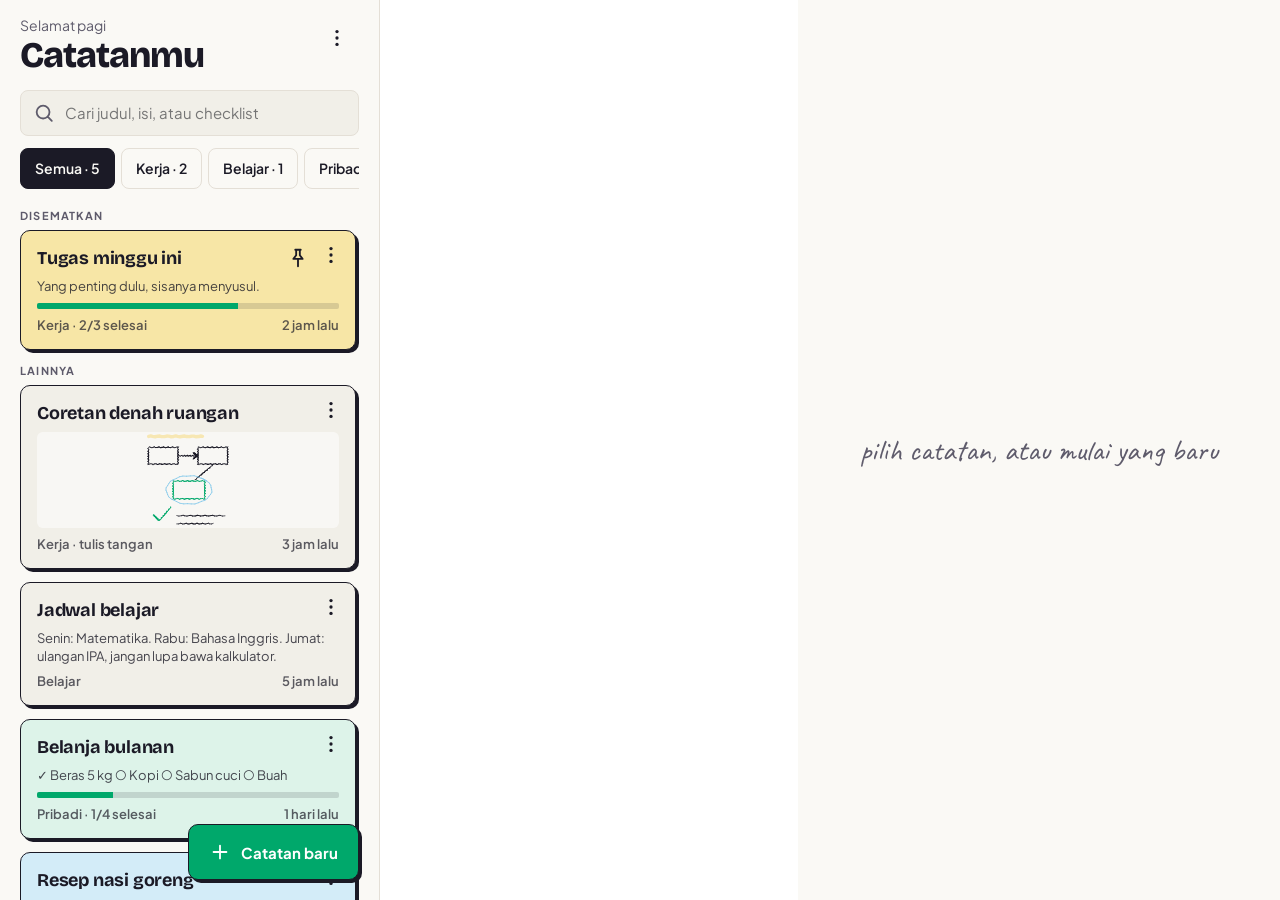
<file: index.html>
<!doctype html>
<html lang="id">
<head>
  <meta charset="utf-8">
  <meta name="viewport" content="width=device-width, initial-scale=1, viewport-fit=cover">
  <title>Lembar: Catatan</title>
  <meta name="description" content="Lembar: aplikasi catatan sederhana. Ketik catatan dan checklist, tanpa akun; semua catatan tersimpan di perangkatmu.">
  <meta name="theme-color" content="#FAF9F5" media="(prefers-color-scheme: light)">
  <meta name="theme-color" content="#262624" media="(prefers-color-scheme: dark)">
  <link rel="manifest" href="manifest.json">
  <link rel="icon" href="assets/icons/icon-32.png" sizes="32x32">
  <link rel="apple-touch-icon" href="assets/icons/icon-180.png">
  <link rel="preload" href="assets/fonts/jakarta.woff2" as="font" type="font/woff2" crossorigin>
  <link rel="preload" href="assets/fonts/bricolage.woff2" as="font" type="font/woff2" crossorigin>
  <link rel="stylesheet" href="assets/app.css">
  <script type="module" src="assets/js/app.js"></script>
</head>
<body>
  <div id="app">
    <section class="pane-list" aria-label="Daftar catatan"></section>
    <section class="pane-editor" aria-label="Editor catatan"></section>
    <div class="empty-editor">pilih catatan, atau mulai yang baru</div>
  </div>
  <div id="print" aria-hidden="true"></div>
  <noscript>
    <p style="padding:40px 20px;font-family:sans-serif">Lembar butuh JavaScript. Aktifkan JavaScript di browser, atau pakai
    <a href="https://play.google.com/store/apps/details?id=id.my.lembar.app">Lembar untuk Android</a>.
    <a href="privacy/">Kebijakan privasi</a>.</p>
  </noscript>
</body>
</html>
</file>
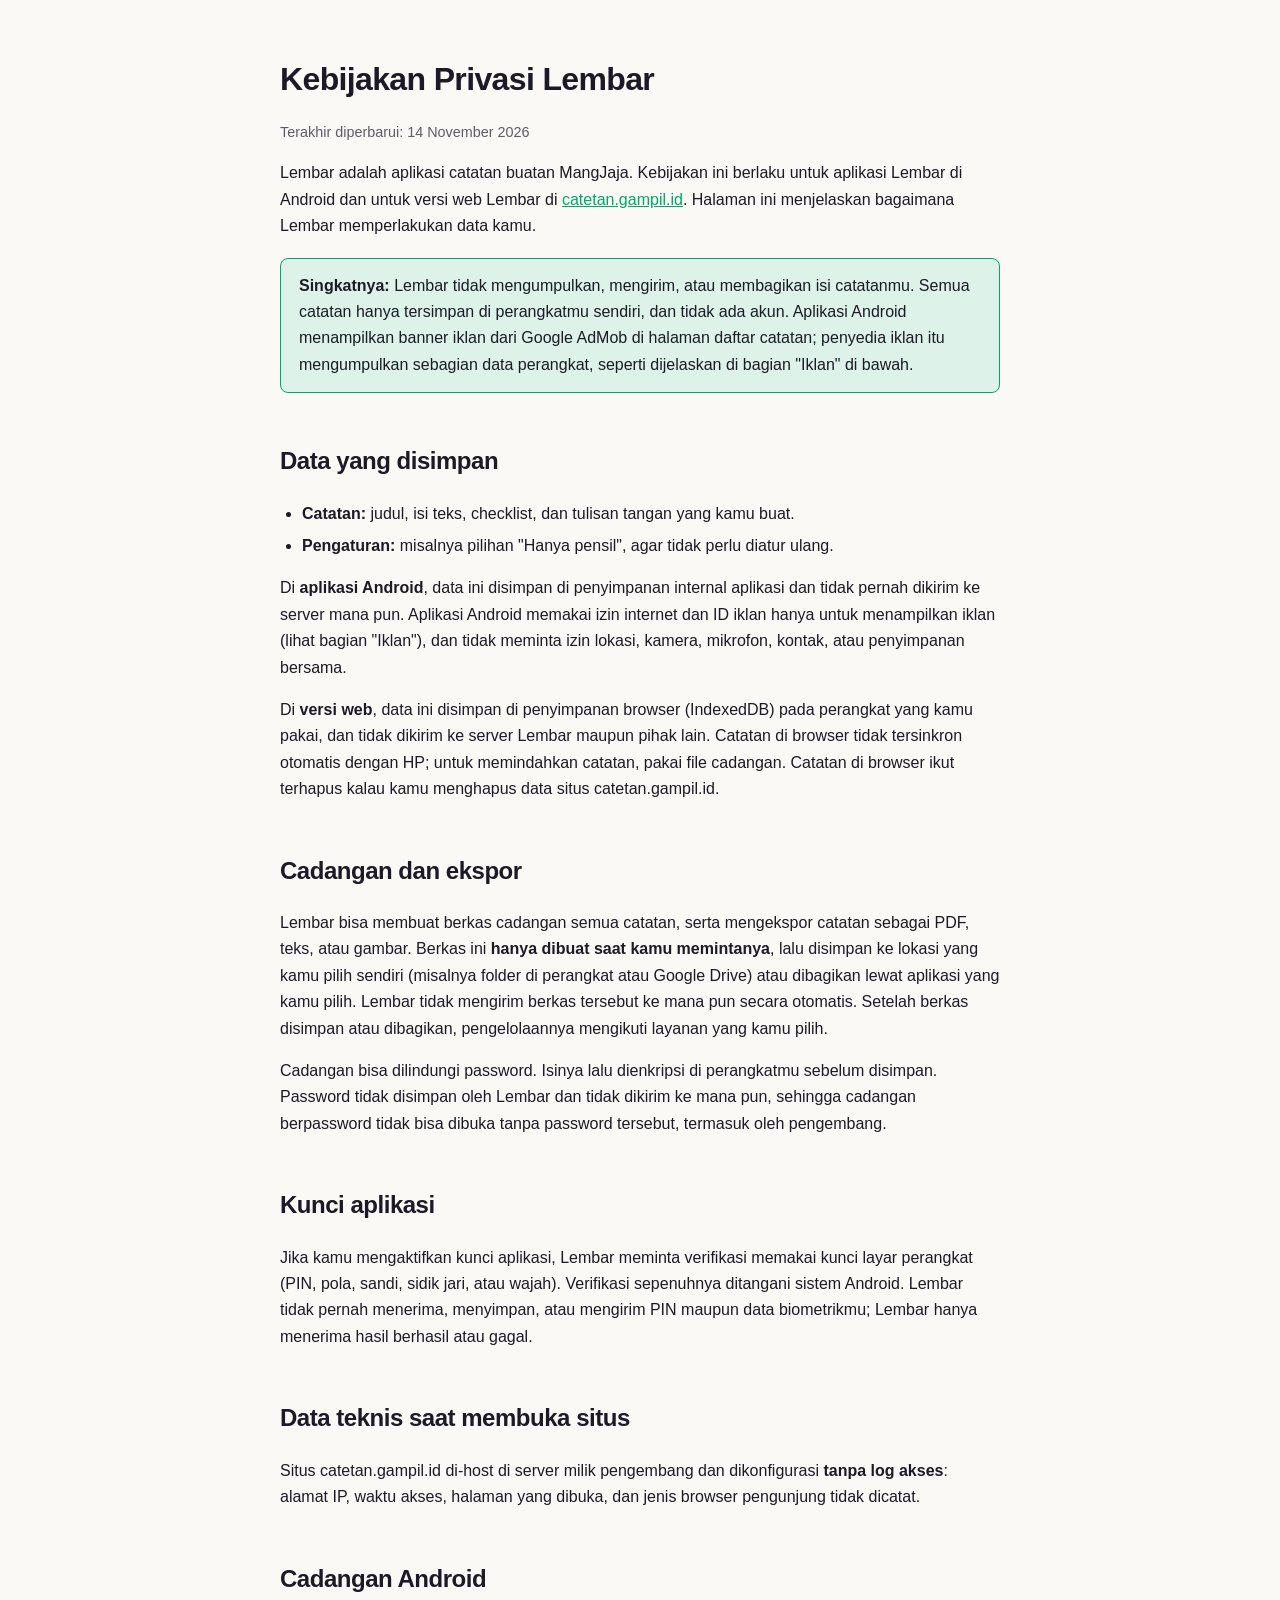
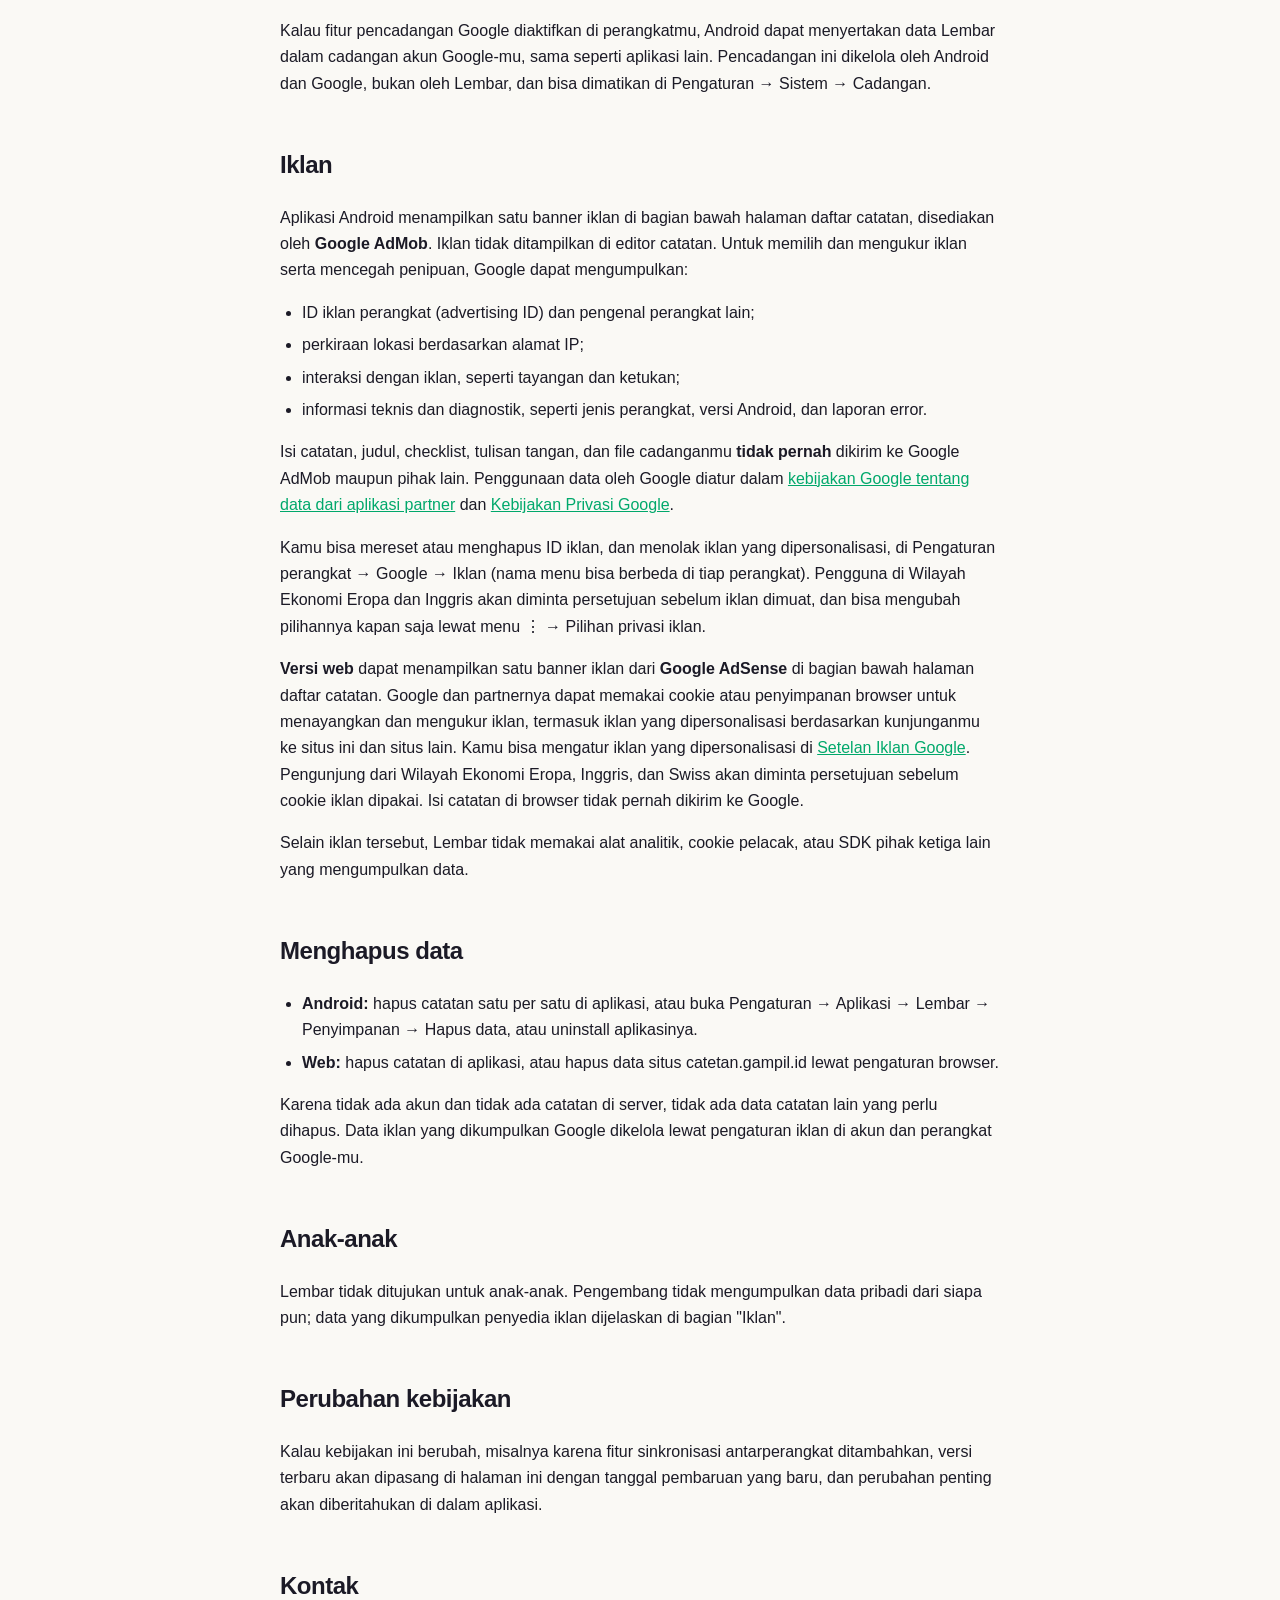
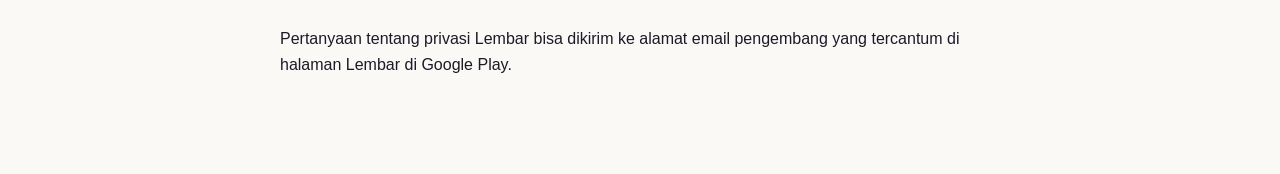
<file: privacy/index.html>
<!doctype html>
<html lang="id">
<head>
  <meta charset="utf-8" />
  <meta name="viewport" content="width=device-width, initial-scale=1" />
  <title>Kebijakan Privasi - Lembar</title>
  <style>
    body { font-family: -apple-system, "Segoe UI", Roboto, Arial, sans-serif; max-width: 720px; margin: 0 auto; padding: 32px 20px 80px; color: #1B1A26; background: #FAF9F5; line-height: 1.65; }
    h1 { font-family: -apple-system, "Segoe UI", Roboto, Arial, sans-serif; font-weight: 800; letter-spacing: -0.02em; font-size: 2em; margin-bottom: 4px; }
    h2 { font-family: -apple-system, "Segoe UI", Roboto, Arial, sans-serif; font-weight: 800; letter-spacing: -0.02em; margin-top: 2em; }
    .updated { color: #5E5B6B; font-size: 0.9em; }
    .box { background: #DDF3E9; border-radius: 8px; border: 1.5px solid #00A86B; padding: 14px 18px; margin: 18px 0; }
    ul { padding-left: 22px; }
    li { margin-bottom: 6px; }
    a { color: #00A86B; }
  </style>
</head>
<body>
  <h1>Kebijakan Privasi Lembar</h1>
  <p class="updated">Terakhir diperbarui: 14 November 2026</p>

  <p>Lembar adalah aplikasi catatan buatan MangJaja. Kebijakan ini berlaku untuk aplikasi Lembar
  di Android dan untuk versi web Lembar di <a href="https://catetan.gampil.id">catetan.gampil.id</a>.
  Halaman ini menjelaskan bagaimana Lembar memperlakukan data kamu.</p>

  <div class="box">
    <strong>Singkatnya:</strong> Lembar tidak mengumpulkan, mengirim, atau membagikan isi catatanmu.
    Semua catatan hanya tersimpan di perangkatmu sendiri, dan tidak ada akun. Aplikasi Android
    menampilkan banner iklan dari Google AdMob di halaman daftar catatan; penyedia iklan itu
    mengumpulkan sebagian data perangkat, seperti dijelaskan di bagian "Iklan" di bawah.
  </div>

  <h2>Data yang disimpan</h2>
  <ul>
    <li><strong>Catatan:</strong> judul, isi teks, checklist, dan tulisan tangan yang kamu buat.</li>
    <li><strong>Pengaturan:</strong> misalnya pilihan "Hanya pensil", agar tidak perlu diatur ulang.</li>
  </ul>
  <p>Di <strong>aplikasi Android</strong>, data ini disimpan di penyimpanan internal aplikasi dan
  tidak pernah dikirim ke server mana pun. Aplikasi Android memakai izin internet dan ID iklan
  hanya untuk menampilkan iklan (lihat bagian "Iklan"), dan tidak meminta izin lokasi, kamera,
  mikrofon, kontak, atau penyimpanan bersama.</p>
  <p>Di <strong>versi web</strong>, data ini disimpan di penyimpanan browser (IndexedDB) pada perangkat
  yang kamu pakai, dan tidak dikirim ke server Lembar maupun pihak lain. Catatan di browser tidak
  tersinkron otomatis dengan HP; untuk memindahkan catatan, pakai file cadangan. Catatan di browser
  ikut terhapus kalau kamu menghapus data situs catetan.gampil.id.</p>

  <h2>Cadangan dan ekspor</h2>
  <p>Lembar bisa membuat berkas cadangan semua catatan, serta mengekspor catatan sebagai PDF, teks,
  atau gambar. Berkas ini <strong>hanya dibuat saat kamu memintanya</strong>, lalu disimpan ke lokasi
  yang kamu pilih sendiri (misalnya folder di perangkat atau Google Drive) atau dibagikan lewat
  aplikasi yang kamu pilih. Lembar tidak mengirim berkas tersebut ke mana pun secara otomatis.
  Setelah berkas disimpan atau dibagikan, pengelolaannya mengikuti layanan yang kamu pilih.</p>
  <p>Cadangan bisa dilindungi password. Isinya lalu dienkripsi di perangkatmu sebelum disimpan.
  Password tidak disimpan oleh Lembar dan tidak dikirim ke mana pun, sehingga cadangan berpassword
  tidak bisa dibuka tanpa password tersebut, termasuk oleh pengembang.</p>

  <h2>Kunci aplikasi</h2>
  <p>Jika kamu mengaktifkan kunci aplikasi, Lembar meminta verifikasi memakai kunci layar perangkat
  (PIN, pola, sandi, sidik jari, atau wajah). Verifikasi sepenuhnya ditangani sistem Android. Lembar
  tidak pernah menerima, menyimpan, atau mengirim PIN maupun data biometrikmu; Lembar hanya menerima
  hasil berhasil atau gagal.</p>

  <h2>Data teknis saat membuka situs</h2>
  <p>Situs catetan.gampil.id di-host di server milik pengembang dan dikonfigurasi <strong>tanpa log
  akses</strong>: alamat IP, waktu akses, halaman yang dibuka, dan jenis browser pengunjung tidak dicatat.</p>

  <h2>Cadangan Android</h2>
  <p>Kalau fitur pencadangan Google diaktifkan di perangkatmu, Android dapat menyertakan data
  Lembar dalam cadangan akun Google-mu, sama seperti aplikasi lain. Pencadangan ini dikelola oleh
  Android dan Google, bukan oleh Lembar, dan bisa dimatikan di Pengaturan &rarr; Sistem &rarr;
  Cadangan.</p>

  <h2>Iklan</h2>
  <p>Aplikasi Android menampilkan satu banner iklan di bagian bawah halaman daftar catatan, disediakan
  oleh <strong>Google AdMob</strong>. Iklan tidak ditampilkan di editor catatan. Untuk memilih dan
  mengukur iklan serta mencegah penipuan, Google dapat mengumpulkan:</p>
  <ul>
    <li>ID iklan perangkat (advertising ID) dan pengenal perangkat lain;</li>
    <li>perkiraan lokasi berdasarkan alamat IP;</li>
    <li>interaksi dengan iklan, seperti tayangan dan ketukan;</li>
    <li>informasi teknis dan diagnostik, seperti jenis perangkat, versi Android, dan laporan error.</li>
  </ul>
  <p>Isi catatan, judul, checklist, tulisan tangan, dan file cadanganmu <strong>tidak pernah</strong>
  dikirim ke Google AdMob maupun pihak lain. Penggunaan data oleh Google diatur dalam
  <a href="https://policies.google.com/technologies/partner-sites">kebijakan Google tentang data dari
  aplikasi partner</a> dan <a href="https://policies.google.com/privacy">Kebijakan Privasi Google</a>.</p>
  <p>Kamu bisa mereset atau menghapus ID iklan, dan menolak iklan yang dipersonalisasi, di
  Pengaturan perangkat &rarr; Google &rarr; Iklan (nama menu bisa berbeda di tiap perangkat).
  Pengguna di Wilayah Ekonomi Eropa dan Inggris akan diminta persetujuan sebelum iklan dimuat, dan
  bisa mengubah pilihannya kapan saja lewat menu &#8942; &rarr; Pilihan privasi iklan.</p>
  <p><strong>Versi web</strong> dapat menampilkan satu banner iklan dari <strong>Google AdSense</strong>
  di bagian bawah halaman daftar catatan. Google dan partnernya dapat memakai cookie atau
  penyimpanan browser untuk menayangkan dan mengukur iklan, termasuk iklan yang dipersonalisasi
  berdasarkan kunjunganmu ke situs ini dan situs lain. Kamu bisa mengatur iklan yang dipersonalisasi
  di <a href="https://adssettings.google.com">Setelan Iklan Google</a>. Pengunjung dari Wilayah
  Ekonomi Eropa, Inggris, dan Swiss akan diminta persetujuan sebelum cookie iklan dipakai. Isi
  catatan di browser tidak pernah dikirim ke Google.</p>
  <p>Selain iklan tersebut, Lembar tidak memakai alat analitik, cookie pelacak, atau SDK pihak ketiga
  lain yang mengumpulkan data.</p>

  <h2>Menghapus data</h2>
  <ul>
    <li><strong>Android:</strong> hapus catatan satu per satu di aplikasi, atau buka Pengaturan &rarr;
      Aplikasi &rarr; Lembar &rarr; Penyimpanan &rarr; Hapus data, atau uninstall aplikasinya.</li>
    <li><strong>Web:</strong> hapus catatan di aplikasi, atau hapus data situs catetan.gampil.id lewat
      pengaturan browser.</li>
  </ul>
  <p>Karena tidak ada akun dan tidak ada catatan di server, tidak ada data catatan lain yang perlu
  dihapus. Data iklan yang dikumpulkan Google dikelola lewat pengaturan iklan di akun dan perangkat
  Google-mu.</p>

  <h2>Anak-anak</h2>
  <p>Lembar tidak ditujukan untuk anak-anak. Pengembang tidak mengumpulkan data pribadi dari siapa
  pun; data yang dikumpulkan penyedia iklan dijelaskan di bagian "Iklan".</p>

  <h2>Perubahan kebijakan</h2>
  <p>Kalau kebijakan ini berubah, misalnya karena fitur sinkronisasi antarperangkat ditambahkan,
  versi terbaru akan dipasang di halaman ini dengan tanggal pembaruan yang baru, dan perubahan
  penting akan diberitahukan di dalam aplikasi.</p>

  <h2>Kontak</h2>
  <p>Pertanyaan tentang privasi Lembar bisa dikirim ke alamat email pengembang yang tercantum di
  halaman Lembar di Google Play.</p>
</body>
</html>
</file>
<file: assets/app.css>
@font-face { font-family: Bric; src: url(fonts/bricolage.woff2) format('woff2'); font-weight: 200 800; font-display: swap; }
@font-face { font-family: Jak; src: url(fonts/jakarta.woff2) format('woff2'); font-weight: 200 800; font-display: swap; }
@font-face { font-family: Cav; src: url(fonts/caveat.woff2) format('woff2'); font-weight: 400 700; font-display: swap; }

:root {
  color-scheme: light;
  --bg: #FAF9F5; --card: #F1EFE8; --surface: #FFFFFF; --ink: #1B1A26; --muted: #5E5B6B; --line: #E4DFD6;
  --sun: #F7E6A6; --on-sun: #1B1A26; --sky: #7FC6EA; --sky-soft: #D3ECF8; --leaf: #00A86B; --leaf-soft: #DDF3E9;
  --peach: #F0B48C; --peach-soft: #F9DFCC; --lilac: #E6E0F6; --rose: #F7D9DE; --danger: #C2412D;
  --highlight: #F4CE52; --hl-green: #7FDDA6; --hl-blue: #8CCFF2; --hl-pink: #F5A3C4; --hl-orange: #F8B46E;
  --rule: #E7E5E0; --break: rgba(94, 91, 107, .6); --dot: rgba(94, 91, 107, .45);
  --shadow: #1B1A26;
}
@media (prefers-color-scheme: dark) {
  :root {
    color-scheme: dark;
    --bg: #262624; --card: #31312E; --surface: #2B2B28; --ink: #F2EFE8; --muted: #A8A69E; --line: #3E3E3A;
    --sun: #E3D08C; --on-sun: #1B1A26; --sky: #6FB8DE; --sky-soft: #1F3542; --leaf: #2BC48A; --leaf-soft: #1E3B30;
    --peach: #D99A72; --peach-soft: #412E23; --lilac: #2E2943; --rose: #412630; --danger: #F07A64;
    --highlight: #E0BD4E; --hl-green: #5DBF88; --hl-blue: #6BB3DA; --hl-pink: #D9849F; --hl-orange: #DB9552;
    --rule: #3A3A36; --break: rgba(168, 166, 158, .6); --dot: rgba(168, 166, 158, .45);
    --shadow: #0E0E0D;
  }
}

* { box-sizing: border-box; }
html, body { margin: 0; height: 100%; }
body {
  font-family: Jak, system-ui, sans-serif; color: var(--ink); background: var(--bg);
  -webkit-font-smoothing: antialiased; overflow: hidden;
}
button { font: inherit; color: inherit; background: none; border: 0; cursor: pointer; padding: 0; }
input, textarea { font: inherit; color: inherit; }
a { color: var(--leaf); }
svg.i { width: 22px; height: 22px; fill: none; stroke: currentColor; stroke-width: 2; stroke-linecap: round; stroke-linejoin: round; flex: none; }

.hard { box-shadow: 3px 3px 0 var(--shadow); border: 1.5px solid var(--ink); }

/* ---------- tata letak ---------- */
#app { display: flex; height: 100%; }
.pane-list { width: 100%; height: 100%; display: flex; flex-direction: column; min-width: 0; }
.pane-editor { display: none; height: 100%; flex: 1; min-width: 0; flex-direction: column; background: var(--surface); }
body.editing .pane-list { display: none; }
body.editing .pane-editor { display: flex; }
.empty-editor { display: none; }
@media (min-width: 900px) {
  .pane-list { width: 380px; flex: none; border-right: 1px solid var(--line); }
  .pane-editor { display: flex; }
  body.editing .pane-list { display: flex; }
  body.list-hidden.editing .pane-list { display: none; }
  body:not(.editing) .empty-editor { display: flex; }
}
.empty-editor { flex: 1; align-items: center; justify-content: center; color: var(--muted); font-family: Cav; font-size: 30px; padding: 32px; text-align: center; background: var(--bg); }

/* ---------- daftar ---------- */
.list-scroll { flex: 1; overflow-y: auto; padding: 16px 20px 120px; }
.list-head { display: flex; align-items: flex-start; gap: 8px; }
.hello { color: var(--muted); font-size: 14px; }
.big { font-family: Bric; font-weight: 800; font-size: 36px; letter-spacing: -1px; line-height: 1.1; margin: 2px 0 0; }
.iconbtn { width: 44px; height: 44px; display: inline-flex; align-items: center; justify-content: center; border-radius: 8px; }
.iconbtn:hover { background: var(--card); }
.search { margin-top: 14px; display: flex; align-items: center; gap: 8px; background: var(--card); border: 1px solid var(--line); border-radius: 8px; padding: 0 12px; height: 46px; color: var(--muted); }
.search input { flex: 1; border: 0; background: none; outline: none; color: var(--ink); font-size: 15px; }
.pills { display: flex; gap: 6px; overflow-x: auto; padding: 12px 0 6px; scrollbar-width: none; }
.pill { white-space: nowrap; border: 1px solid var(--line); border-radius: 8px; padding: 7px 14px; font-weight: 600; font-size: 14px; background: var(--bg); }
.pill.on { background: var(--ink); color: var(--bg); border-color: var(--ink); }
.label { font-size: 11px; font-weight: 700; letter-spacing: 1.2px; color: var(--muted); text-transform: uppercase; margin: 14px 0 8px; }
.banner { margin-top: 12px; display: flex; align-items: center; gap: 8px; background: var(--sun); color: var(--on-sun); border: 1.5px solid var(--ink); border-radius: 8px; padding: 8px 6px 8px 12px; font-size: 13px; }
.banner span { flex: 1; }
.banner button { font-weight: 700; padding: 6px 8px; }
.empty { color: var(--muted); text-align: center; padding: 40px 0; line-height: 1.6; white-space: pre-line; }

.note { position: relative; border-radius: 10px; padding: 16px; margin: 0 3px 13px 0; cursor: pointer; display: flex; flex-direction: column; gap: 8px; }
.note.sel { border-color: var(--leaf); border-width: 2.5px; box-shadow: 3px 3px 0 var(--leaf); }
.note h3 { margin: 0; font-family: Bric; font-weight: 700; font-size: 18px; letter-spacing: -.2px; display: flex; gap: 6px; align-items: flex-start; }
.note h3 span { flex: 1; overflow: hidden; display: -webkit-box; -webkit-line-clamp: 2; -webkit-box-orient: vertical; }
.note p { margin: 0; font-size: 13px; line-height: 1.4; opacity: .8; overflow: hidden; display: -webkit-box; -webkit-line-clamp: 2; -webkit-box-orient: vertical; }
.note .meta { display: flex; justify-content: space-between; gap: 8px; font-size: 13px; font-weight: 600; opacity: .7; }
.note .more { margin: -8px -8px -8px 0; width: 32px; height: 32px; }
.note .prev { height: 96px; border-radius: 6px; background: color-mix(in srgb, var(--surface) 55%, transparent); overflow: hidden; display: flex; }
.prog { height: 6px; border-radius: 2px; background: color-mix(in srgb, currentColor 14%, transparent); overflow: hidden; }
.prog i { display: block; height: 100%; background: var(--leaf); }
svg.ink-preview { width: 100%; height: 100%; }

.c-krem { background: var(--card); } .c-kuning { background: var(--sun); color: var(--on-sun); }
.c-hijau { background: var(--leaf-soft); } .c-biru { background: var(--sky-soft); }
.c-peach { background: var(--peach-soft); } .c-ungu { background: var(--lilac); } .c-merah { background: var(--rose); }

.fabs { position: absolute; right: 20px; bottom: 20px; display: flex; flex-direction: column; align-items: flex-end; gap: 12px; }
.list-wrap { position: relative; flex: 1; min-height: 0; display: flex; flex-direction: column; }
.fab { display: inline-flex; align-items: center; gap: 10px; height: 56px; padding: 0 20px; border-radius: 10px; background: var(--leaf); color: #fff; font-weight: 700; font-size: 15px; }

.adbar { flex: none; border-top: 1px solid var(--line); background: var(--bg); min-height: 50px; }
.adbar:empty { display: none; }

/* ---------- editor ---------- */
.toolbar { display: flex; align-items: center; gap: 2px; padding: 6px 12px 6px 4px; border-bottom: 1px solid var(--line); background: var(--surface); }
.tools { display: flex; gap: 2px; overflow-x: auto; flex: 1; scrollbar-width: none; }
.tool { display: flex; flex-direction: column; align-items: center; gap: 2px; min-width: 52px; padding: 5px 6px; border-radius: 6px; font-size: 10px; font-weight: 600; line-height: 12px; white-space: nowrap; }
.tool:hover { background: var(--card); }
.tool.on { background: var(--ink); color: var(--bg); }
.tool:disabled { color: var(--line); cursor: default; background: none; }
.tool .sw { width: 20px; height: 20px; border-radius: 6px; border: 1.5px solid var(--ink); margin: 1px; }
.divider { width: 1px; align-self: stretch; margin: 6px 4px; background: var(--line); flex: none; }
.save { width: 44px; height: 44px; border-radius: 8px; background: var(--leaf); color: #fff; display: flex; align-items: center; justify-content: center; box-shadow: 2px 2px 0 var(--shadow); border: 1.5px solid var(--ink); margin-left: 6px; flex: none; }
.save svg.i { width: 26px; height: 26px; stroke-width: 2.6; }
.title-in { width: 100%; border: 0; outline: none; padding: 12px 20px; font-family: Bric; font-weight: 700; font-size: 24px; letter-spacing: -.4px; }
.title-in::placeholder { color: var(--muted); }
.notice { margin: 0 16px 10px; padding: 10px 12px; border-radius: 8px; background: var(--leaf-soft); border: 1.5px solid var(--leaf); font-size: 13px; line-height: 1.45; }
.pages-scroll { flex: 1; overflow-y: auto; padding: 4px 0 40px; }
.sheet { position: relative; margin: 0 auto; background: var(--surface); border: 1.5px solid var(--ink); border-radius: 10px; overflow: hidden; }
.sheet.typed { background-color: var(--surface); background-image: repeating-linear-gradient(to bottom, transparent 0 29px, var(--rule) 29px 30px); background-position: 0 25px; background-repeat: repeat-y; }
.sheet textarea { position: absolute; inset: 0; width: 100%; border: 0; outline: none; resize: none; background: transparent; padding: 24px 24px 0; font-size: 16px; line-height: 30px; overflow: hidden; }
.sheet textarea::placeholder { color: var(--muted); }
.pagebreak { position: absolute; left: 0; right: 0; border-top: 1.5px dashed var(--break); pointer-events: none; }
.inkstack { display: flex; flex-direction: column; align-items: center; gap: 20px; }
.inkpage { position: relative; background: var(--surface); border: 1.5px solid var(--ink); border-radius: 10px; overflow: hidden; }
svg.ink-page { position: absolute; inset: 0; width: 100%; height: 100%; }
.paper-line { stroke: var(--line); stroke-width: 1.5; }
.paper-dot { fill: var(--dot); }
.pageno { position: absolute; right: 16px; bottom: 16px; font-size: 12px; font-weight: 600; color: var(--muted); background: color-mix(in srgb, var(--card) 90%, transparent); border: 1px solid var(--line); border-radius: 6px; padding: 3px 8px; pointer-events: none; }
.edit-wrap { position: relative; flex: 1; min-height: 0; display: flex; flex-direction: column; background: var(--bg); }

/* kartu checklist di lembar */
.ck { position: absolute; width: 240px; background: var(--surface); border: 1.5px solid var(--ink); border-radius: 8px; box-shadow: 3px 3px 0 var(--shadow); overflow: hidden; z-index: 2; }
.ck.drag { box-shadow: 5px 5px 0 var(--leaf); border-color: var(--leaf); }
.ck-h { display: flex; align-items: center; gap: 6px; background: var(--sun); color: var(--on-sun); padding: 4px 4px 4px 10px; touch-action: none; cursor: grab; }
.ck-h .grip { font-size: 14px; user-select: none; }
.ck-h input { flex: 1; min-width: 0; border: 0; outline: none; background: none; font-weight: 700; font-size: 14px; color: var(--on-sun); }
.ck-h input::placeholder { color: color-mix(in srgb, var(--on-sun) 55%, transparent); }
.ck-h small { font-weight: 600; opacity: .75; font-size: 12px; }
.ck-x { width: 32px; height: 32px; display: flex; align-items: center; justify-content: center; border-radius: 6px; flex: none; }
.ck-x svg.i { width: 16px; height: 16px; }
.ck-body { padding: 4px 4px 2px 4px; }
.ck-row { display: flex; align-items: center; }
.box { width: 36px; height: 36px; display: flex; align-items: center; justify-content: center; flex: none; }
.box i { width: 18px; height: 18px; border-radius: 6px; border: 1.5px solid var(--muted); display: flex; align-items: center; justify-content: center; color: #fff; font-style: normal; font-size: 12px; }
.box.on i { background: var(--leaf); border-color: var(--leaf); }
.ck-row input { flex: 1; min-width: 0; border: 0; outline: none; background: none; font-size: 14px; padding: 6px 0; }
.ck-row input.done { color: var(--muted); text-decoration: line-through; }
.ck-row .ck-x svg.i { width: 14px; height: 14px; color: var(--muted); }
.ck-add { display: block; width: 100%; text-align: left; color: var(--leaf); font-weight: 700; font-size: 13px; padding: 8px 12px 10px; }

/* ---------- menu & dialog ---------- */
.menu { position: fixed; z-index: 50; min-width: 220px; background: var(--surface); border-radius: 10px; box-shadow: 0 8px 28px rgba(0, 0, 0, .22); padding: 6px 0; max-height: 70vh; overflow-y: auto; }
.menu button, .menu a { display: flex; align-items: center; gap: 12px; width: 100%; padding: 11px 16px; font-size: 14px; text-align: left; text-decoration: none; color: var(--ink); }
.menu button:hover, .menu a:hover { background: var(--card); }
.menu .cap { font-size: 11px; font-weight: 700; letter-spacing: 1px; color: var(--muted); padding: 8px 16px 4px; text-transform: uppercase; }
.menu .note-line { font-size: 12px; color: var(--muted); padding: 6px 16px 10px; }
.menu hr { border: 0; border-top: 1px solid var(--line); margin: 4px 0; }
.menu .danger { color: var(--danger); }
.menu .swatches { display: grid; grid-template-columns: repeat(4, 36px); gap: 10px; padding: 8px 16px 12px; }
.swatch { width: 36px; height: 36px; border-radius: 8px; border: 1.5px solid var(--line); }
.swatch.on { border: 3px solid var(--ink); }
.scrim { position: fixed; inset: 0; z-index: 40; }
.dim { position: fixed; inset: 0; z-index: 60; background: rgba(0, 0, 0, .42); display: flex; align-items: center; justify-content: center; padding: 16px; }
.dialog { background: var(--surface); border-radius: 16px; width: min(440px, 100%); max-height: calc(100vh - 32px); overflow-y: auto; padding: 22px 22px 12px; box-shadow: 0 10px 34px rgba(0, 0, 0, .3); }
.dialog h2 { margin: 0 0 12px; font-family: Bric; font-weight: 800; font-size: 22px; letter-spacing: -.3px; }
.dialog p { margin: 0 0 10px; font-size: 14px; line-height: 1.5; color: var(--muted); }
.dialog .btns { display: flex; justify-content: flex-end; flex-wrap: wrap; gap: 4px; margin-top: 12px; }
.dialog .btns button { padding: 10px 12px; font-weight: 700; border-radius: 8px; }
.dialog .btns button:hover { background: var(--card); }
.btn-primary { color: var(--leaf); } .btn-danger { color: var(--danger); }
.field { display: flex; align-items: center; background: var(--card); border: 1px solid var(--line); border-radius: 8px; padding: 0 4px 0 12px; margin: 6px 0; }
.field input { flex: 1; border: 0; outline: none; background: none; padding: 12px 0; font-size: 15px; min-width: 0; }
.err { color: var(--danger); font-size: 13px; margin: 4px 0; }
.opt { display: flex; gap: 12px; align-items: flex-start; padding: 8px 4px; border-radius: 8px; cursor: pointer; }
.opt input { margin-top: 3px; accent-color: var(--leaf); width: 18px; height: 18px; }
.opt b { display: block; font-size: 14px; } .opt span { font-size: 12.5px; color: var(--muted); }
.space-row { display: flex; align-items: center; border-bottom: 1px solid var(--line); padding: 4px 0; }
.space-row > div { flex: 1; min-width: 0; padding: 6px 0; }
.space-row b { display: block; font-size: 14px; } .space-row small { color: var(--muted); font-size: 12px; }
.space-row .iconbtn { width: 36px; height: 36px; }
.space-row .iconbtn svg.i { width: 20px; height: 20px; }
.space-row .iconbtn:disabled { color: var(--line); }
.choice { display: flex; flex-wrap: wrap; gap: 6px; margin: 8px 0; }
.toast { position: fixed; left: 50%; bottom: 84px; transform: translateX(-50%); z-index: 70; background: var(--ink); color: var(--bg); padding: 10px 16px; border-radius: 10px; font-size: 14px; max-width: calc(100% - 32px); box-shadow: 0 6px 20px rgba(0, 0, 0, .25); }

/* ---------- cetak (ekspor PDF) ---------- */
#print { display: none; }
@media print {
  @page { margin: 16mm; }
  body { overflow: visible; background: #fff; color: #000; }
  #app, .menu, .scrim, .dim, .toast { display: none !important; }
  #print { display: block; font-family: Jak, sans-serif; }
  #print h1 { font-family: Bric; font-size: 24pt; margin: 0 0 12pt; }
  #print .body { white-space: pre-wrap; font-size: 12pt; line-height: 1.6; }
  #print .pcard { border: 1px solid #999; border-radius: 6pt; padding: 8pt 10pt; margin: 10pt 0; break-inside: avoid; }
  #print .pcard b { display: block; margin-bottom: 4pt; }
  #print .ppage { width: 100%; aspect-ratio: 1000 / 1333; position: relative; border: 1px solid #ccc; margin: 0 0 12pt; break-inside: avoid; }
  #print .ppage svg { position: absolute; inset: 0; width: 100%; height: 100%; }
}
</file>
